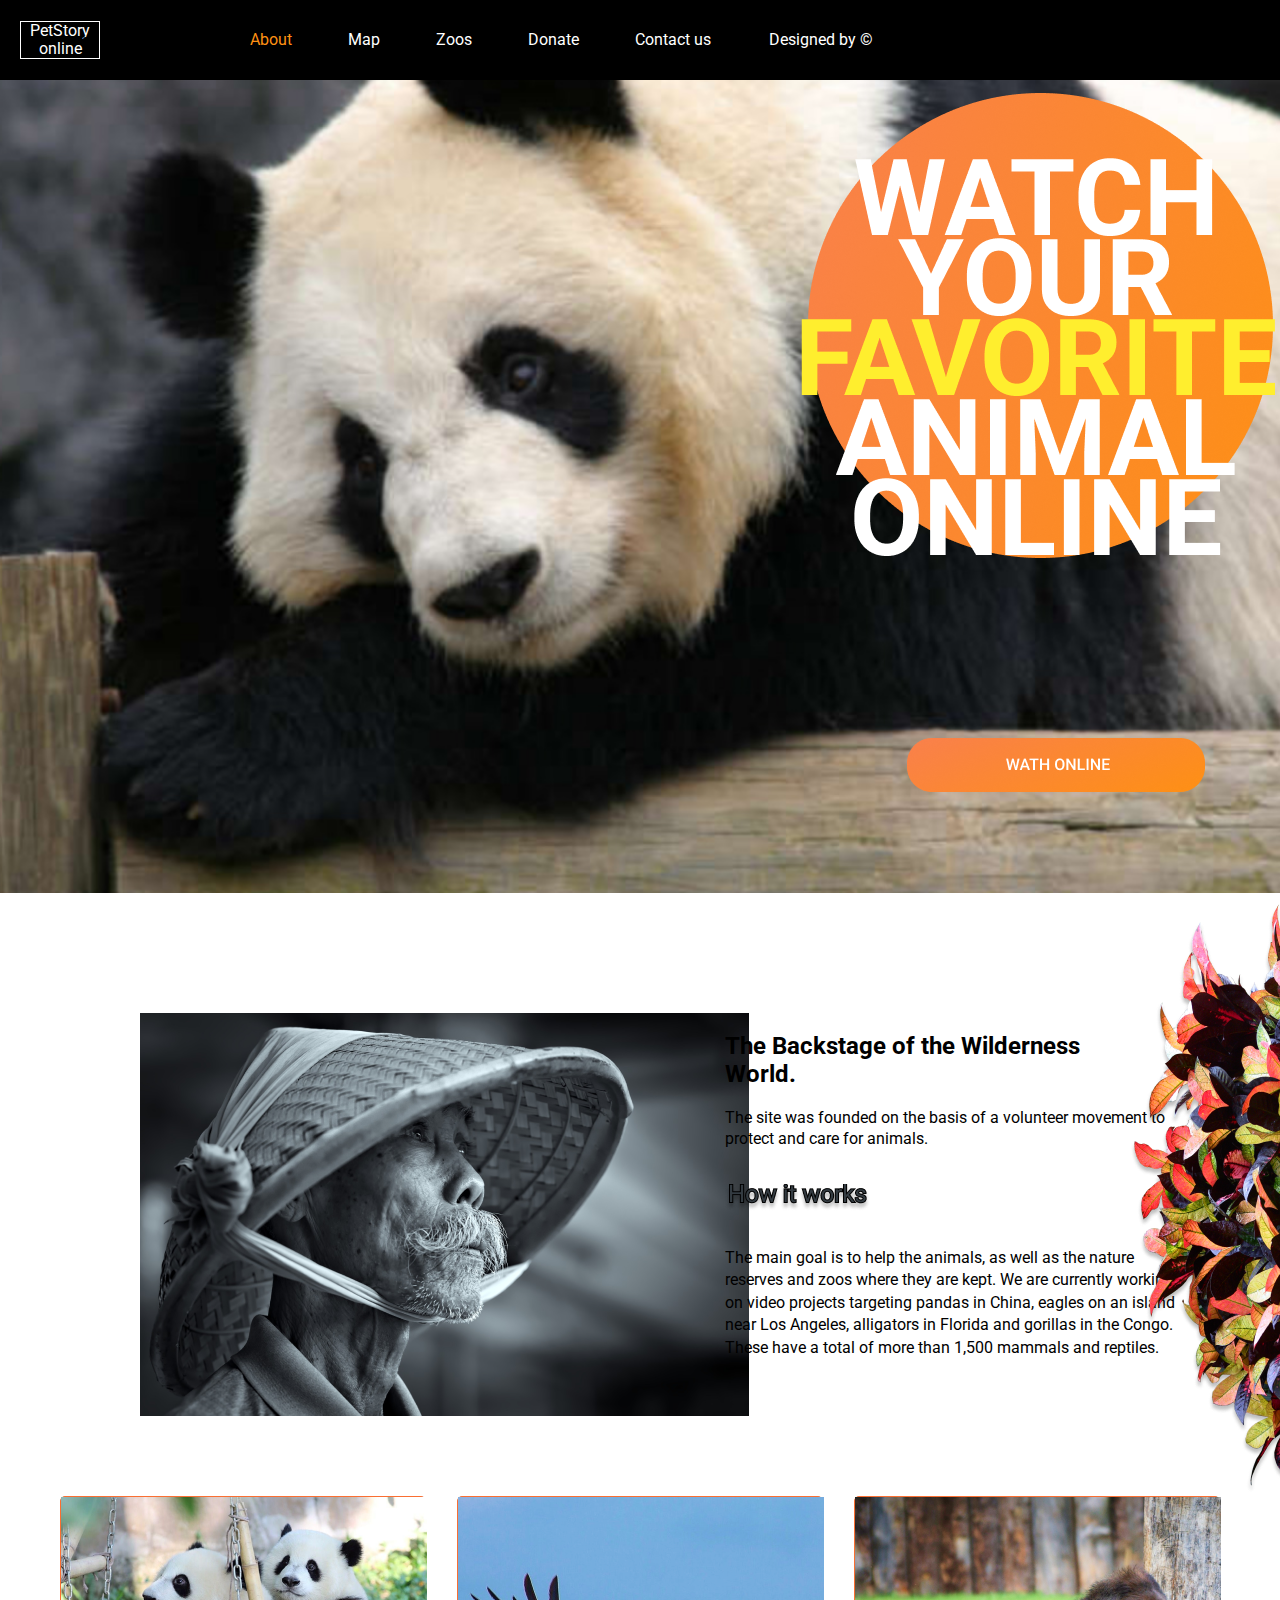
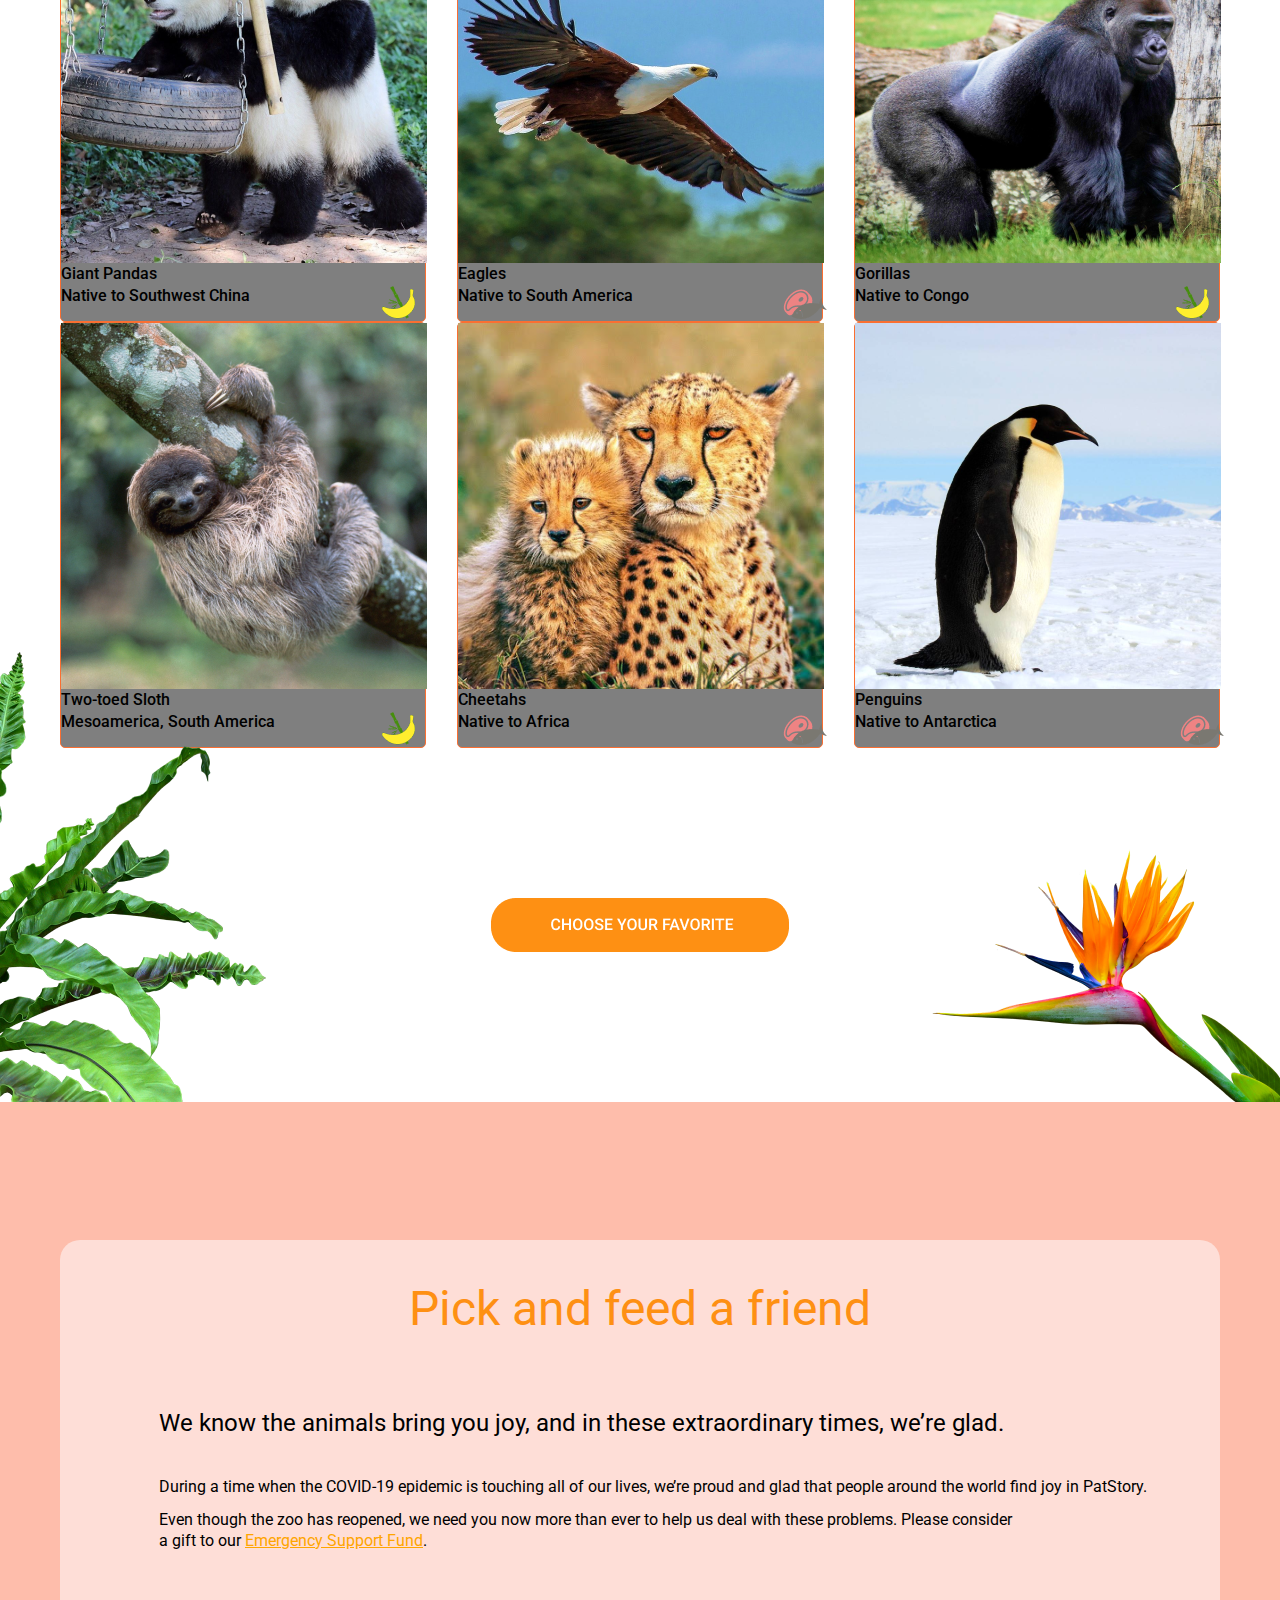
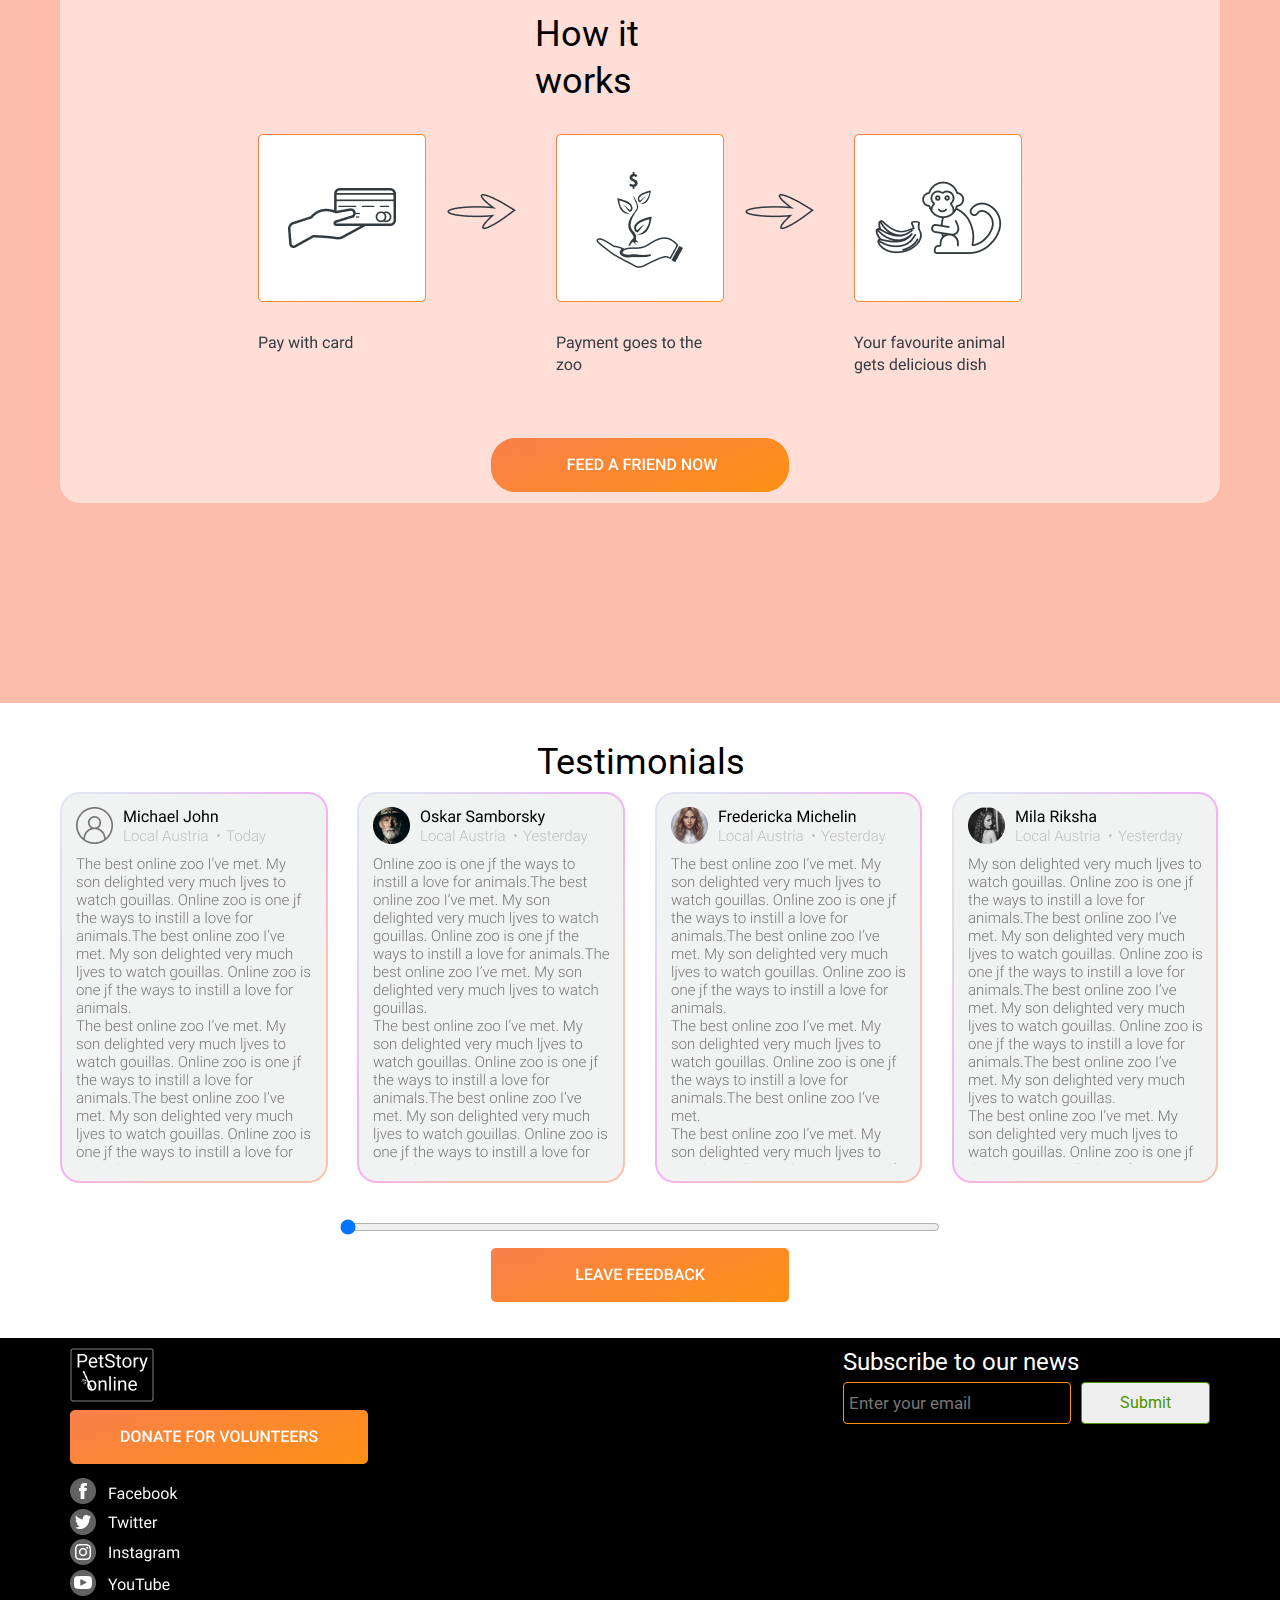
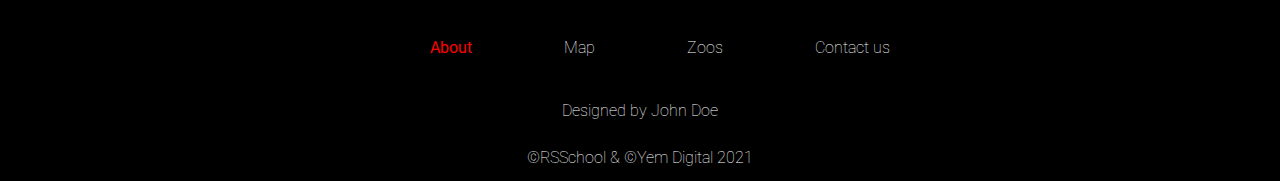
<file: index.html>
<!DOCTYPE html>
<html lang="en">
<head>
    <meta charset="UTF-8">
    <meta http-equiv="X-UA-Compatible" content="IE=edge">
    <meta name="viewport" content="width=device-width, initial-scale=1.0">
    <title>ONLINE-ZOO</title>
    <link rel="preconnect" href="https://fonts.googleapis.com">
    <link rel="preconnect" href="https://fonts.gstatic.com" crossorigin>
    <link href="https://fonts.googleapis.com/css2?family=Nunito:wght@400;700&family=Roboto:wght@300;400;500;700&display=swap"
          rel="stylesheet">
    <link rel="stylesheet" href="normalize.css">
    <link rel="stylesheet" href="style.css">
</head>
<body>
<div class="main_wrapper">
    <header class="header">
        <div class="header_wrapper">
            <div class="header_wrapper_nav">
                <div class="header_logo">
                    <h1 class='visually-hidden'>PetStory Online</h1>
                    <a class="link_logo" href="#header_link_about" aria-label="PetStory online">
                        <span>PetStory online</span>
                    </a>
                </div>
                <nav class="header_nav">
                    <ul class="header_list">
                        <li class="header_item_about">
                            <a href="../main/index.html" id="header_link_about">About</a>
                        </li>
                        <li class="header_item">
                            <a href="#" class="header_link">Map</a>
                        </li>
                        <li class="header_item">
                            <a href="#" class="header_link">Zoos</a>
                        </li>
                        <li class="header_item">
                            <a href="../donate/#" id="header_link_donate">Donate</a>
                        </li>
                        <li class="header_item">
                            <a href="#" class="header_link">Contact us</a>
                        </li>
                    </ul>
                </nav>
                <div class="design">
                    <a href="https://www.figma.com/file/jfEFwkXVj1WRq7sUHDr8os/PetStory-online"
                       class="credentials__item-link">Designed by ©</a>
                </div>
            </div>
        </div>
    </header>
    <section class="fav_animal">
        <div class="fav_animal_container">
            <div class="circle">
                <img src="assets/icons/Ellipse 6.png" alt="There must be ellipse">
            </div>
            <div class="text_watch_your">
                <img src="assets/images/Watch your favorite animal online.png"
                     alt="Watch your favourite animal on-line">
            </div>
            <div class="btn_watch">
                <a class="btn_watch" href="#"><img src="assets/icons/watch_online.png" alt="watch_online"></a></div>
        </div>
    </section>
    <section class="backstage">
        <div class="backstage_wrapper">
            <div class="bamboo_cap">
                <img src="assets/images/bamboo-cap.png" alt="Bamboo cap picture">
            </div>
            <div class="backstage_text">
                <h2 class="backstage">The Backstage of the Wilderness World.</h2>
                <div class="text">The site was founded on the basis of a volunteer movement to protect and care for
                    animals.
                </div>
                <div class="how_it_works"><img src="assets/icons/How it works.png" alt="How it works"></div>
                <div class="text-2">The main goal is to help the animals, as well as the nature reserves and zoos where
                    they are kept. We are currently working on video projects targeting pandas in China, eagles on an
                    island near Los Angeles, alligators in Florida and gorillas in the Congo. These have a total of more
                    than 1,500 mammals and reptiles.
                </div>
            </div>
        </div>
        <div class="flower">
            <img src="assets/images/flower_foto1.png" alt="flower">
        </div>
    </section>
    <section class="pets_block">
        <div class="outer_wrapper">
            <div class="pets_wrapper">
                <div class="pandas">
                    <a href="#">
                        <div class="panda_img"><img src="assets/images/pandas.png" alt="pandas"></div>
                        <div class="panda_text">Giant Pandas<br>Native to Southwest China<br>
                            <img class="panda_icon" src="assets/icons/banana-bamboo_icon.png" alt="banana-icon">
                    </a>
                </div>
            </div>
            <div class="eagles">
                <a href="#">
                    <div class="eagles_img"><img src="assets/images/eagle.png" alt="eagles"></div>
                    <div class="eagles_text">Eagles<br>Native to South America<br><img class="eagle_icon"
                                                                                       src="assets/icons/meet-fish_icon.png"
                                                                                       alt="meet_and_fish_icon"></div>
                </a>
            </div>
            <div class="gorilla">
                <a href="#">
                    <div class="gorilla_img"><img src="assets/images/gorilla.png" alt="gorillas"></div>
                    <div class="gorilla_text">Gorillas<br>Native to Congo<br><img class="gorilla_icon"
                                                                                  src="assets/icons/banana-bamboo_icon.png"
                                                                                  alt="banana-icon"></div>
                </a>
            </div>
            <div class="sloth">
                <a href="#">
                    <div class="sloth_img"><img src="assets/images/sloth.png" alt="sloth"></div>
                    <div class="sloth_text">Two-toed Sloth<br>Mesoamerica, South America<br><img class="sloth_icon"
                                                                                                 src="assets/icons/banana-bamboo_icon.png"
                                                                                                 alt="banana-icon">
                    </div>
                </a>
            </div>
            <div class="cheetah">
                <a href="#">
                    <div class="cheetah_img"><img src="assets/images/cheetah.png" alt="cheetah"></div>
                    <div class="cheetah_text">Cheetahs<br>Native to Africa<br><img class="cheetah_icon"
                                                                                   src="assets/icons/meet-fish_icon.png"
                                                                                   alt="meet-fish_icon"></div>
                </a>
            </div>
            <div class="penguin">
                <a href="#">
                    <div class="penguin_img"><img src="assets/images/penguin.png" alt="penguin"></div>
                    <div class="penguin_text">Penguins<br>Native to Antarctica<br><img class="penguin_icon"
                                                                                       src="assets/icons/meet-fish_icon.png"
                                                                                       alt="meet-fish_icon"></div>
                </a>
            </div>
            <div class="btn_choose"><a href="#!"><img src="assets/icons/choose.png" alt="choose_button"></a></div>

        </div>
</div>
<div class="palm_foto"><img src="assets/images/palm_foto (1).png" alt="palm_foto"></div>
<div class="strelitzia"><img src="assets/images/strelitzia 1 (1).png" alt="strelitzia"></div>
</section>
<section class="pick_a_friend">
    <div class="pick_inner">
        <h2 class="pick_h2">Pick and feed a friend</h2>
        <div class="pick_sub">We know the animals bring you joy, and in these extraordinary times, we’re glad.</div>
        <div class="pick_text_1">During a time when the COVID-19 epidemic is touching all of our lives, we’re proud and
            glad that people around the world find joy in PatStory.
        </div>
        <div class="pick_text_2">Even though the zoo has reopened, we need you now more than ever to help us deal with
            these problems. Please consider a gift to our <a class="emergency" href="../donate/#">Emergency Support
                Fund</a>.
        </div>
        <h3 class="how_work">How it works</h3>
        <div class="pick_icons">
            <div class="img_pay"><img src="assets/icons/pay_with_card.png" alt="pay_with_card"></div>
            <div class="arrow1"><img src="assets/icons/Vector.png" alt="arrow1"></div>
            <div class="img_payment_goes"><img src="assets/icons/payment_goes.png" alt="pay_goes"></div>
            <div class="arrow2"><img src="assets/icons/Vector.png" alt="arrow1"></div>
            <div class="gets_delicious_food"><img src="assets/icons/gets_delishious_dish.png" alt="gets_delicious_food">
            </div>
            <div class="btn_wrapper">
                <a class="button" href="../donate/#"><img src="assets/icons/btn_feed.png" alt="feed"></a></div>
        </div>
    </div>
</section>
<section class="testimonials">
    <div class="testimonial_wrapper">
        <h3 class="testim_header">Testimonials</h3>
        <div class="test_cards_wrapper">
            <div class="testim_img_Jon"><img src="assets/icons/testimonials_John.png" alt="testim_img_Jon"></div>
            <div class="testim_img_Oscar"><img src="assets/icons/testimonials_Oscar.png" alt="testim_img_Oscar"></div>
            <div class="testim_img_Fredericka"><img src="assets/icons/testimonials_Fredericka.png"
                                                    alt="testim_img_Fredericka"></div>
            <div class="testim_img_Mila"><img src="assets/icons/testimonials_Mila.png" alt="testim_img_Mila"></div>
            <div class="slider"><input type="range" value="1" min="1" max="10" class='slider'></div>
        </div>
        <a class="button" href="#"><img src="assets/icons/leave_feedback_btn.png" alt="feedback"></a>
    </div>
</section>
<section class="footer">
    <div class="footer-content">
        <div class="footer-col">
            <div class="logo_footer">
                <a href="#header_link_about"><img src="assets/icons/logo_footer.png" alt="footer_logo"></a>
            </div>
            <a class="btn_donate" href="../donate/#">
                <img src="assets/icons/donate_for_vol.png" alt="donate_for_vol">
            </a>
            <div class="soc_media">
                <a href="https://www.facebook.com/index.php"><img
                        src="assets/icons/facebook.png" alt="facebook"></a>
                <a href="twitter.com"><img src="assets/icons/twitter.png"
                                           alt="twitter"></a>
                <a href="www.instagram.com/Instagram"><img
                        src="assets/icons/instagram.png" alt="instagram"></a>
                <a href="https://www.youtube.com/"><img
                        src="assets/icons/youtube.png" alt="youtube"></a>
            </div>
        </div>
        <div class="footer-col">
            <label id="subscribe" class="subscribe" for="email">Subscribe to our news</label>
            <form class="form-subscription">
                <input aria-labelledby="subscribe" id="email" type="email" placeholder="Enter your email"
                       class="form-subscription-input" autocomplete="off" required>
                <button class="send_btn"><a class="btn_submit" href="#">Submit</a></button>
            </form>
        </div>
    </div>
    <!--<div class="btn_vol">-->

    <div class="footer_nav_menu">
        <ul class="menu_footer">
            <li class="menu_footer_item_about">About</li>
            <li class="menu_footer_item">
                <a href="#!" class="footer_nav">Map</a>
            </li>
            <li class="menu_footer_item">
                <a href="#!" class="footer_nav">Zoos</a>
            </li>
            <li class="menu_footer_item">
                <a href="#!" class="footer_nav">Contact us</a>
            </li>
        </ul>
    </div>

    <div class="sign">Designed by John Doe</div>
    <div class="sign">©RSSchool & ©Yem Digital 2021</div>

</section>
</div>

</body>
</html>
</file>
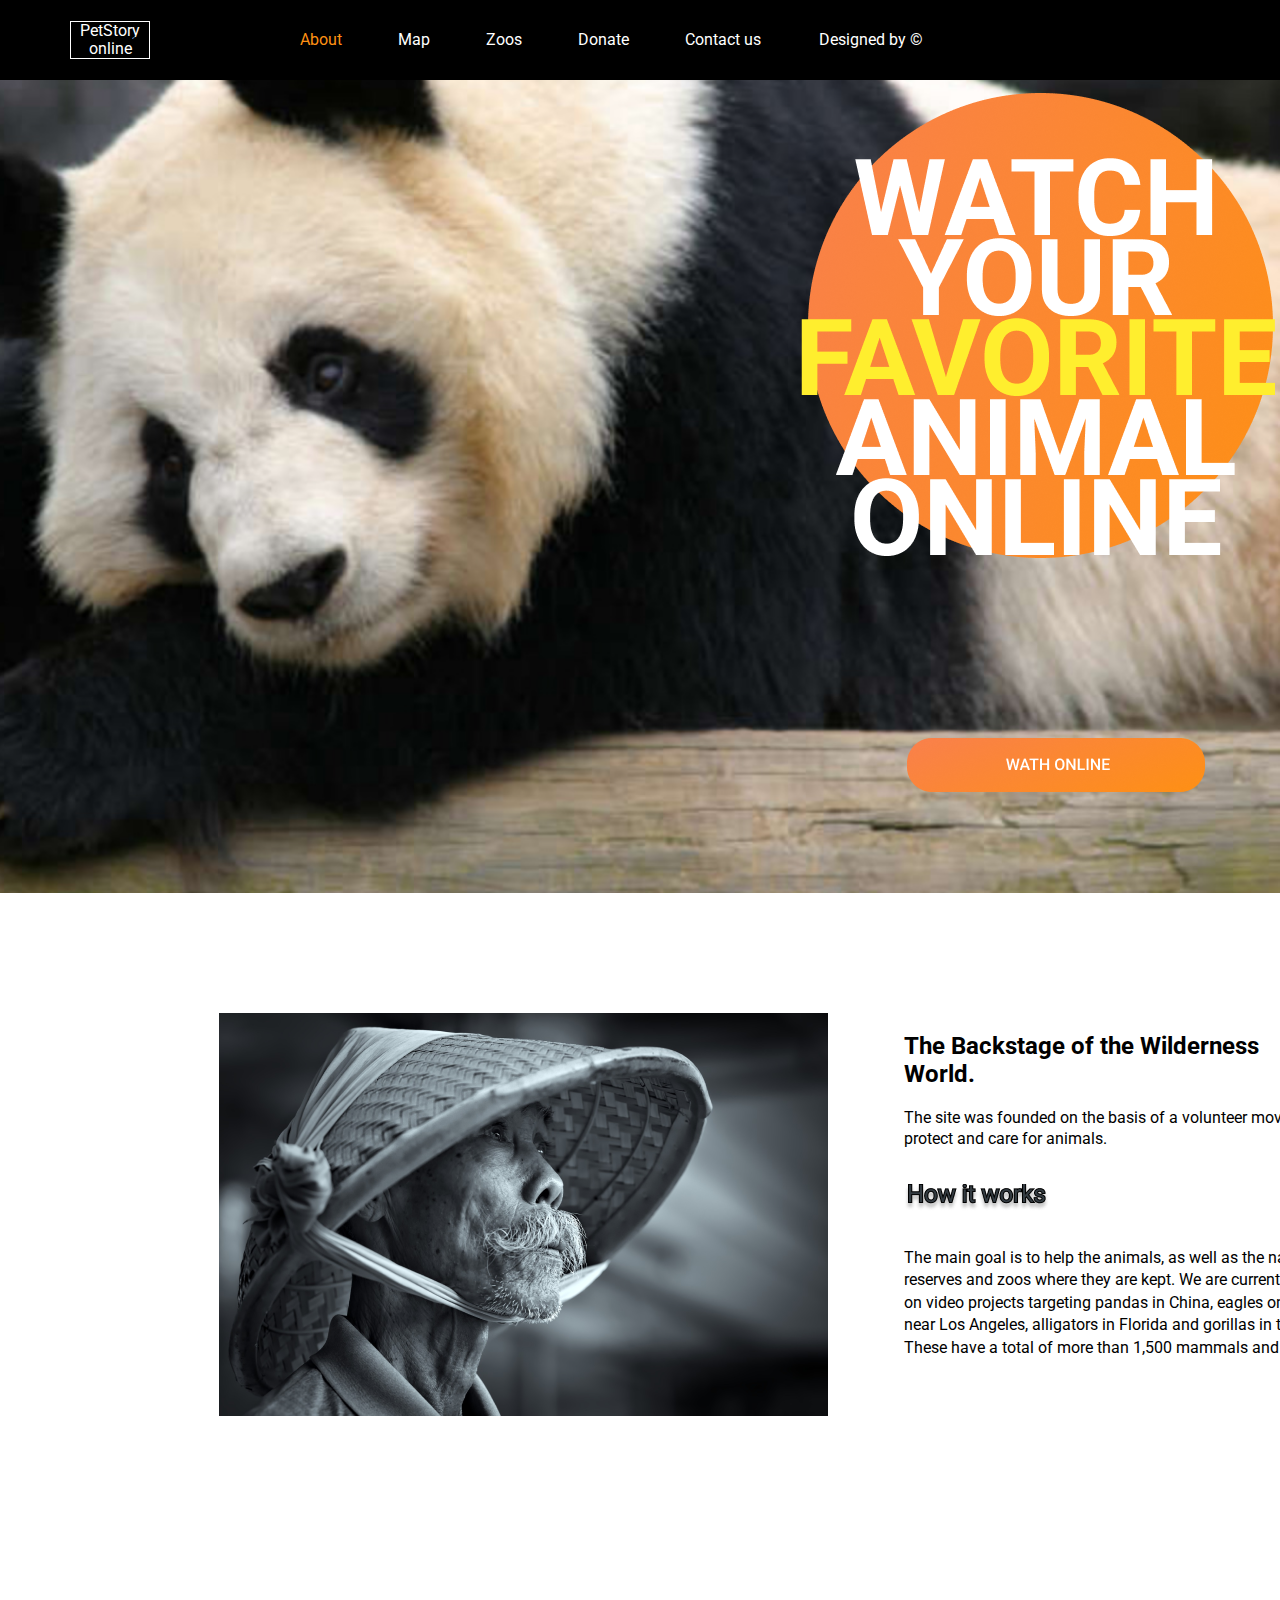
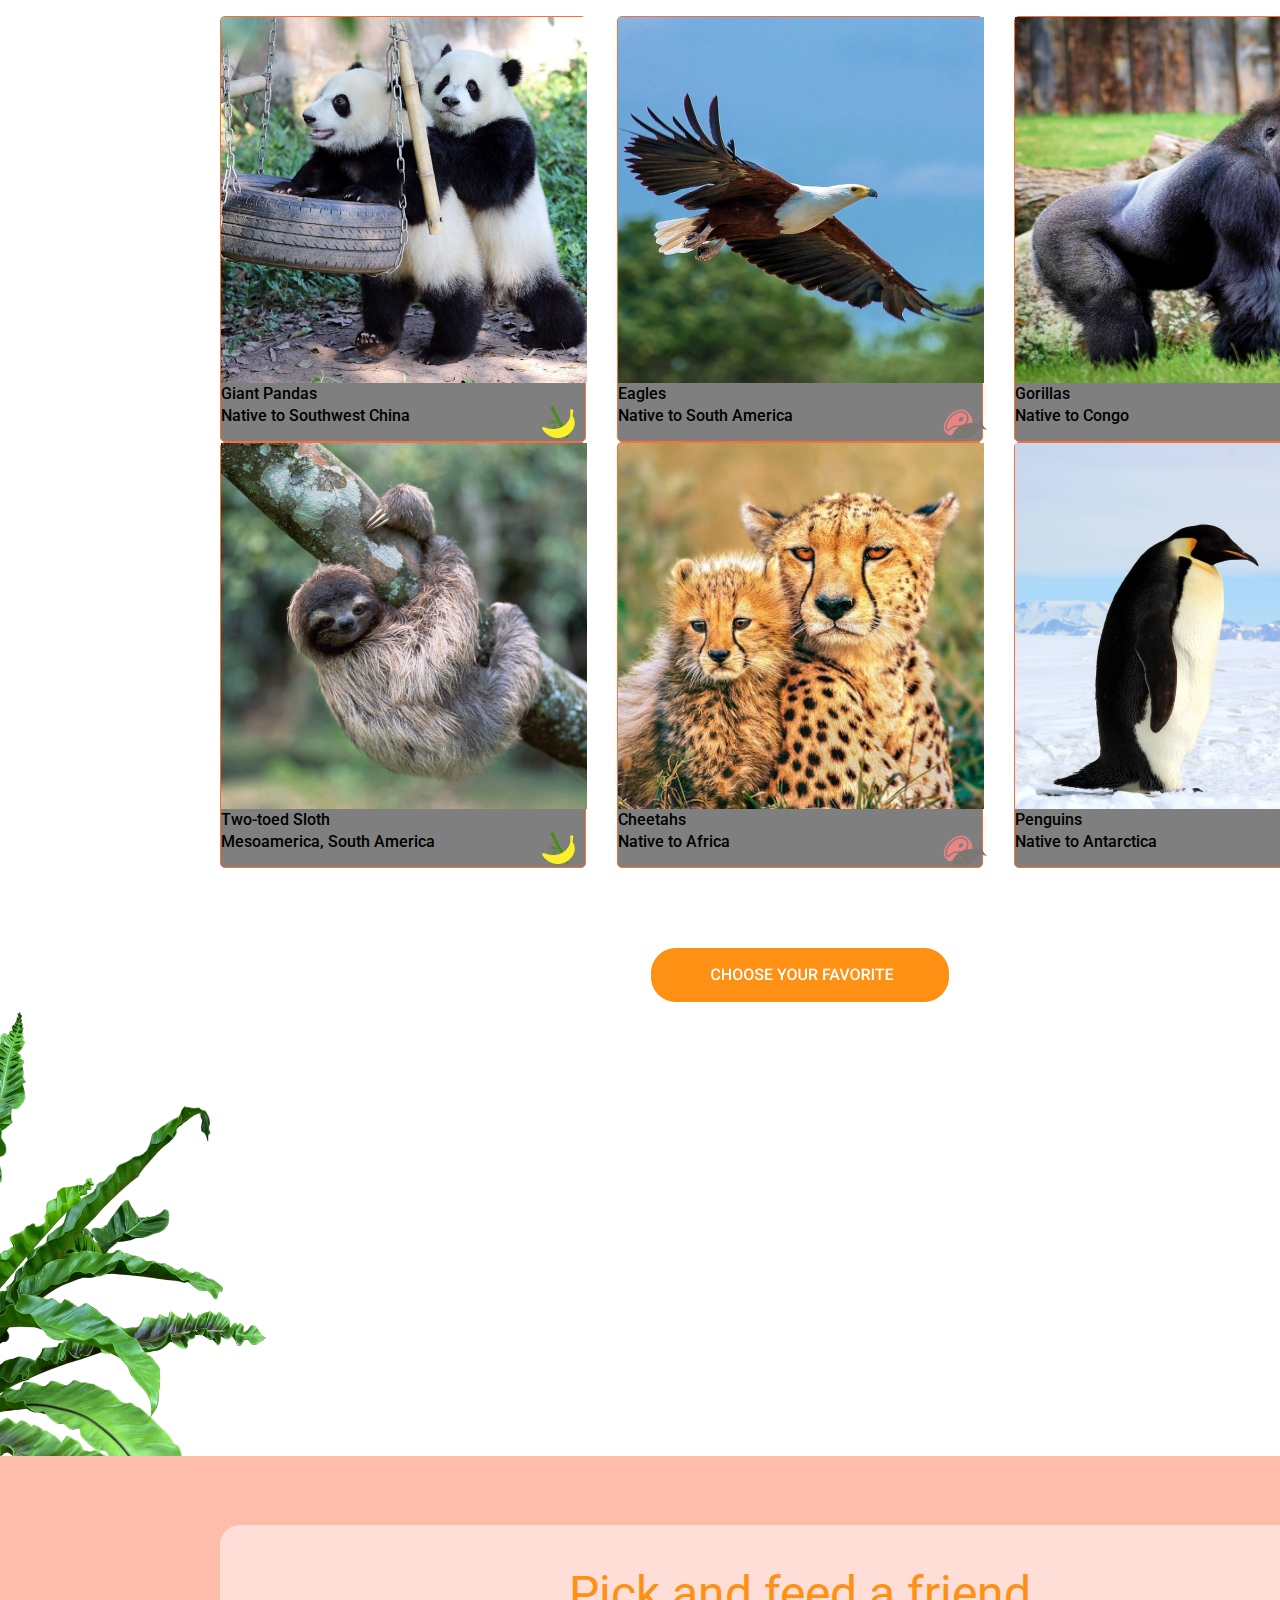
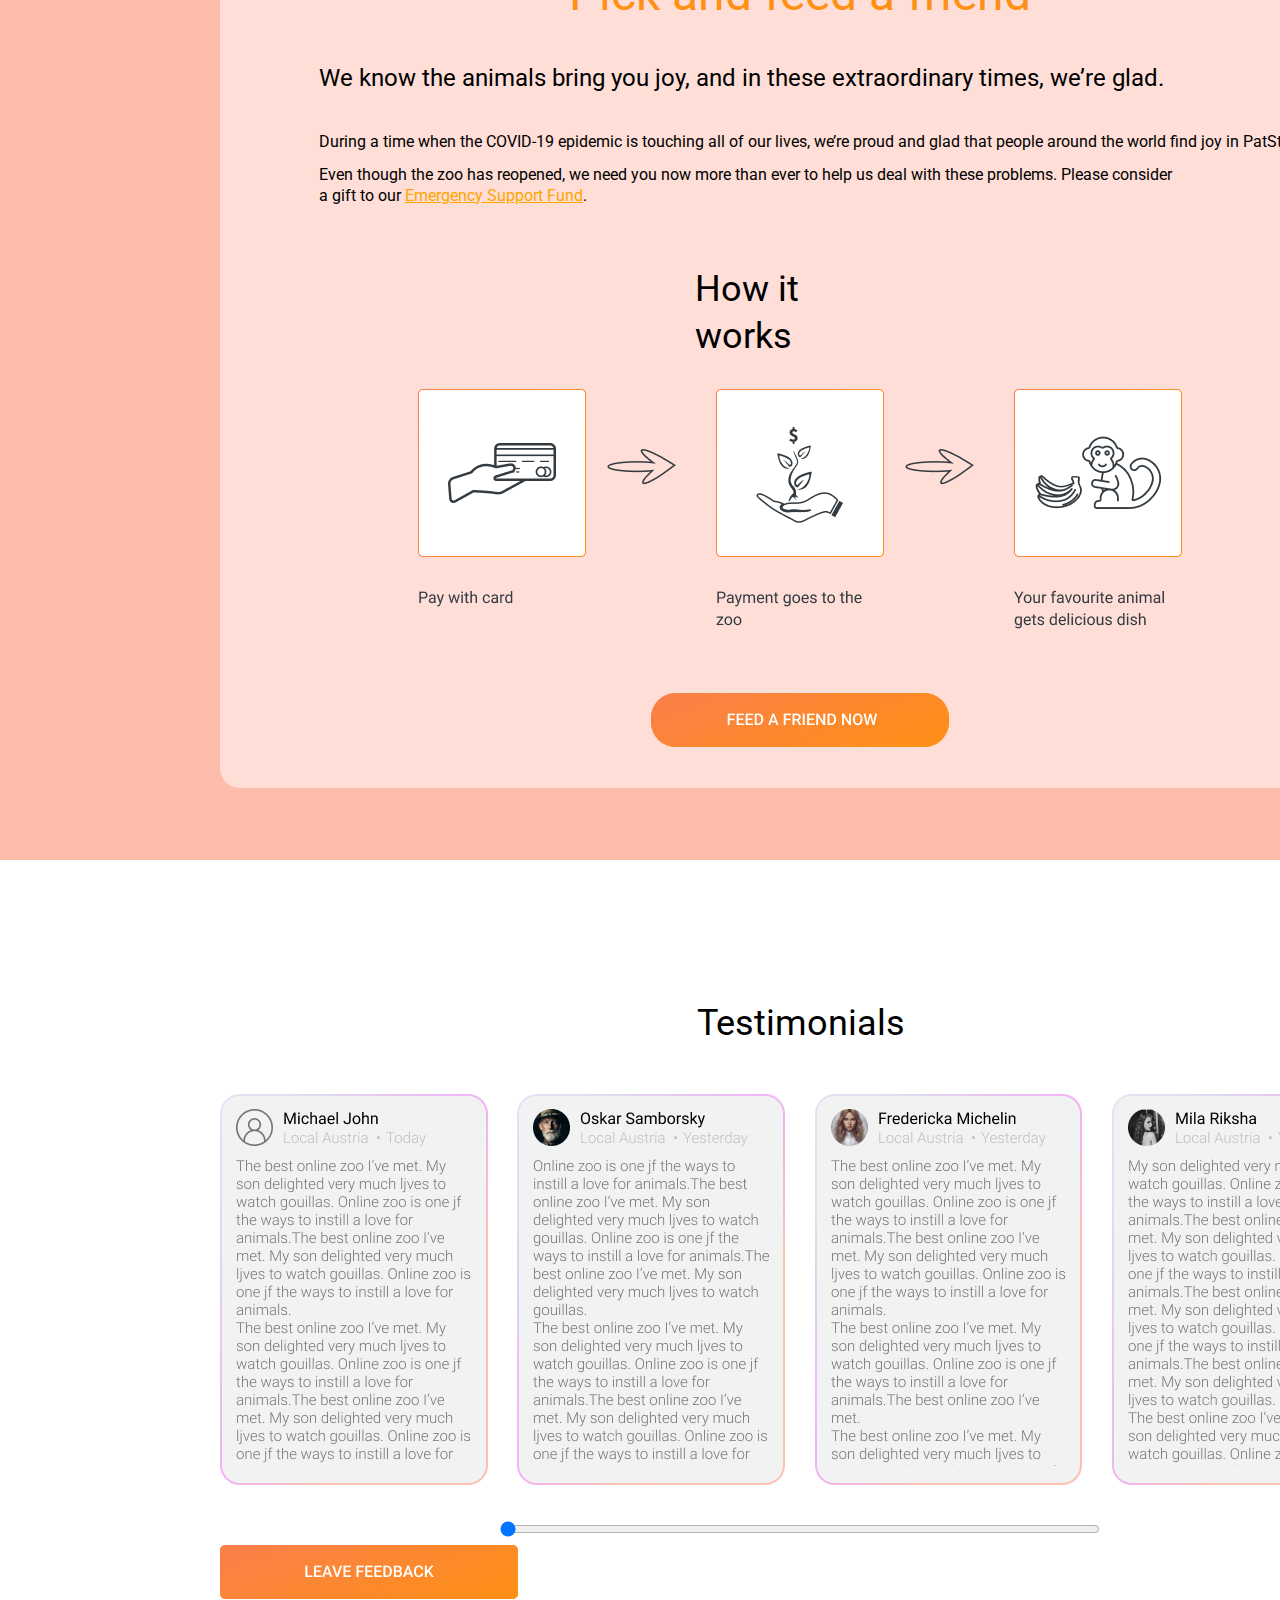
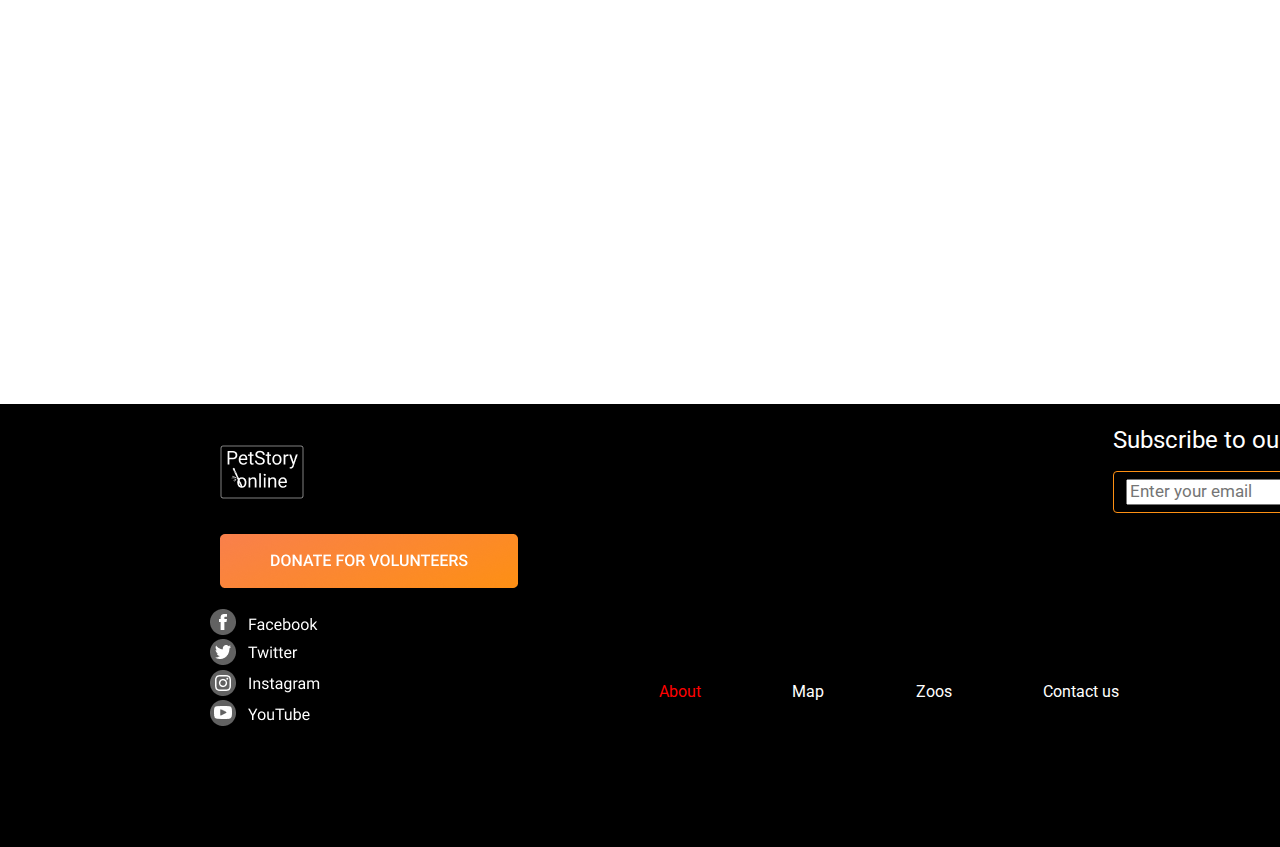
<file: pages/main/index.html>
<!DOCTYPE html>
<html lang="en">
<head>
	<meta charset="UTF-8">
	<meta http-equiv="X-UA-Compatible" content="IE=edge">
	<meta name="viewport" content="width=device-width, initial-scale=1.0">
	<title>ONLINE-ZOO</title>
	<link rel="preconnect" href="https://fonts.googleapis.com">
	<link rel="preconnect" href="https://fonts.gstatic.com" crossorigin>
	<link href="https://fonts.googleapis.com/css2?family=Nunito:wght@400;700&family=Roboto:wght@300;400;500;700&display=swap" rel="stylesheet">
	<link rel="stylesheet" href="normalize.css">
	<link rel="stylesheet" href="style.css">
</head>
<body>
	<div class="main_wrapper">
		<header class="header">
			<div class="header_wrapper">
				<div class="header_wrapper_nav">
					<div class="header_logo">
						<h1 class='visually-hidden'>PetStory Online</h1>
						<a class="link_logo" href="#header_link_about" aria-label="PetStory online">
							<span>PetStory online</span>
						</a>
					</div>
			<nav class="header_nav">
				<ul class="header_list">
					<li class="header_item_about">
						<a href="../main/index.html" id="header_link_about">About</a>
					</li>
					<li class="header_item">
						<a href="#" class="header_link">Map</a>
					</li>
					<li class="header_item">
						<a href="#" class="header_link">Zoos</a>
					</li>
					<li class="header_item">
						<a href="../donate/#" id="header_link_donate">Donate</a>
					</li>
					<li class="header_item">
						<a href="#" class="header_link">Contact us</a>
					</li>
				</ul>
			</nav>
			<div class="design">
				<a href="https://www.figma.com/file/jfEFwkXVj1WRq7sUHDr8os/PetStory-online" class="credentials__item-link">Designed by ©</a>
			</div>
				</div>
		</div>
	</header>
		<section class="fav_animal">
			<div class="fav_animal_container">
			<div class="circle">
				<img src="../../assets/icons/Ellipse 6.png" alt="There must be ellipse">
			</div>
			<div class="text_watch_your">
				<img src="../../assets/images/Watch your favorite animal online.png" alt="Watch your favourite animal on-line">
			</div>
				<div class="btn_watch">
					<a class="btn_watch" href="#"><img src="../../assets/icons/watch_online.png" alt="watch_online"></a></div>
			</div>
				</section>
		<section class="backstage">
				<div class="backstage_wrapper">
					<div class="bamboo_cap">
						<img src="../../assets/images/bamboo-cap.png" alt="Bamboo cap picture">
					</div>
					<div class="backstage_text">
							<h2 class="backstage">The Backstage of the Wilderness World.</h2>
							<div class="text">The site was founded on the basis of a volunteer movement to protect and care for animals.</div>
							<div class="how_it_works"><img src="../../assets/icons/How it works.png" alt="How it works"></div>
							<div class="text-2">The main goal is to help the animals, as well as the nature reserves and zoos where they are kept. We are currently working on video projects targeting pandas in China, eagles on an island near Los Angeles, alligators in Florida and gorillas in the Congo. These have a total of more than 1,500 mammals and reptiles.</div>
					</div>
					<div class="flower">
						<img src="../../assets/images/flower_foto1.png" alt="flower">
					</div>
				</div>
		</section>
		<section class="pets_block">
				<div class="outer_wrapper">
					<div class="pets_wrapper">
						<div class="pandas">
							<a href="#"><div class="panda_img"><img src="../../assets/images/pandas.png" alt="pandas"></div>
							<div class="panda_text">Giant Pandas<br>Native to Southwest China<br>
								<img class="panda_icon" src="../../assets/icons/banana-bamboo_icon.png" alt="banana-icon"></a>
							</div>
						</div>
						<div class="eagles">
							<a href="#"><div class="eagles_img"><img src="../../assets/images/eagle.png" alt="eagles"></div>
							<div class="eagles_text">Eagles<br>Native to South America<br><img class="eagle_icon" src="../../assets/icons/meet-fish_icon.png" alt="meet_and_fish_icon"></div></a>
						</div>
						<div class="gorilla">
							<a href="#"><div class="gorilla_img"><img src="../../assets/images/gorilla.png" alt="gorillas"></div>
							<div class="gorilla_text">Gorillas<br>Native to Congo<br><img class="gorilla_icon" src="../../assets/icons/banana-bamboo_icon.png" alt="banana-icon"></div></a>
						</div>
						<div class="sloth">
							<a href="#"><div class="sloth_img"><img src="../../assets/images/sloth.png" alt="sloth"></div>
							<div class="sloth_text">Two-toed Sloth<br>Mesoamerica, South America<br><img class="sloth_icon" src="../../assets/icons/banana-bamboo_icon.png" alt="banana-icon"></div></a>
						</div>
						<div class="cheetah">
							<a href="#"><div class="cheetah_img"><img src="../../assets/images/cheetah.png" alt="cheetah"></div>
							<div class="cheetah_text">Cheetahs<br>Native to Africa<br><img class="cheetah_icon" src="../../assets/icons/meet-fish_icon.png" alt="meet-fish_icon"></div></a>
						</div>
						<div class="penguin">
							<a href="#"><div class="penguin_img"><img src="../../assets/images/penguin.png" alt="penguin"></div>
							<div class="penguin_text">Penguins<br>Native to Antarctica<br><img class="penguin_icon" src="../../assets/icons/meet-fish_icon.png" alt="meet-fish_icon"></div></a>
						</div>
					</div>
					<div class="btn_choose"><a href="#!"><img src="../../assets/icons/choose.png"alt="choose_button"></a></div>
					</div>
					<div class="palm_foto"><img src="../../assets/images/palm_foto (1).png" alt="palm_foto"></div>
					<div class="strelitzia"><img src="../../assets/images/strelitzia 1 (1).png" alt="strelitzia"></div>
		</section>
		<section class="pick_a_friend">
			<div class="pick_inner">
				<h2 class="pick_h2">Pick and feed a friend</h2>
				<div class="pick_sub">We know the animals bring you joy, and in these extraordinary times, we’re glad.</div>
				<div class="pick_text_1">During a time when the COVID-19 epidemic is touching all of our lives, we’re proud and glad that people around the world find joy in PatStory.</div>
				<div class="pick_text_2">Even though the zoo has reopened, we need you now more than ever to help us deal with these problems. Please consider a gift to our <a class="emergency" href="../donate/#">Emergency Support Fund</a>.</div>
				<h3 class="how_work">How it works</h3>
				<div class="pick_icons">
					<div class="img_pay"><img src="../../assets/icons/pay_with_card.png" alt="pay_with_card"></div>
					<div class="arrow1"><img src="../../assets/icons/Vector.png" alt="arrow1"></div>
					<div class="img_payment_goes"><img src="../../assets/icons/payment_goes.png" alt="pay_goes"></div>
					<div class="arrow2"><img src="../../assets/icons/Vector.png" alt="arrow1"></div>
					<div class="gets_delicious_food"><img src="../../assets/icons/gets_delishious_dish.png" alt="gets_delicious_food"></div>
					<div class="btn_wrapper">
					<a class="button" href="../donate/#"><img src="../../assets/icons/btn_feed.png" alt="feed"></a></div>
				</div>
			</div>
		</section>
		<section class="testimonials">
			<div class="testimonial_wrapper">
				<h3 class="testim_header">Testimonials</h3>
				<div class="test_cards_wrapper">
					<div class="testim_img_Jon"><img src="../../assets/icons/testimonials_John.png" alt="testim_img_Jon"></div>
					<div class="testim_img_Oscar"><img src="../../assets/icons/testimonials_Oscar.png" alt="testim_img_Oscar"></div>
					<div class="testim_img_Fredericka"><img src="../../assets/icons/testimonials_Fredericka.png" alt="testim_img_Fredericka"></div>
					<div class="testim_img_Mila"><img src="../../assets/icons/testimonials_Mila.png" alt="testim_img_Mila"></div>
					<div class="slider"><input type="range" value="1" min="1" max="10" class='slider'></div>
				</div>
				<a class="button" href="#"><img src="../../assets/icons/leave_feedback_btn.png" alt="feedback"></a></div>
				<div class="leave"><img src="../../assets/images/leav_foto.png" alt="leave"></div>
		</section>
		<section class="footer">
			<div class="logo_footer"><a href="#header_link_about"><img src="../../assets/icons/logo_footer.png" alt="footer_logo"></a></div>
			<label><div class="subscribe">Subscribe to our news</div></label>
			<form class="form-subscription">
				<input id="email" type="email" placeholder="Enter your email"
					class="input" autocomplete="off" required>
			</form>
			<button class="send_btn"><a class="btn_submit" href="#">Submit</a></button>
			<div class="btn_vol">
			<a class="btn_donate" href="../donate/#"><img src="../../assets/icons/donate_for_vol.png" alt="donate_for_vol"></a></div>
			<div class="soc_media">
				<ul class="soc_med">
					<li class="soc_med_item_facebook"><a href="https://www.facebook.com/index.php"><img src="../../assets/icons/facebook.png" alt="facebook"></a></li>
					<li class="soc_med_item_twitter"><a href="www.twitter.com"><img src="../../assets/icons/twitter.png" alt="twitter"></a></li>
					<li class="soc_med_item_instagram"><a href="www.instagram.comInstagram"><img src="../../assets/icons/instagram.png" alt="instagram"></a></li>
					<li class="soc_med_item_youtube"><a href="https://www.youtube.com/"><img src="../../assets/icons/youtube.png" alt="youtube"></a></li>
				</ul>
			</div>
			<div class="foooter_nav_menu">
				<ul class ="menu_footer">
					<li class="menu_footer_item_about">About</li>
					<li class="menu_footer_item">
						<a href="#!" class="footer_nav">Map</a>
					</li>
					<li class="menu_footer_item">
						<a href="#!" class="footer_nav">Zoos</a>
					</li>
					<li class="menu_footer_item">
						<a href="#!" class="footer_nav">Contact us</a>
					</li>
				</ul>
			</div>
				<div class="alisa">Designed by Alisa Samborskaya</div>
				<div class="yem_digital">©RSSchool & ©Yem Digital 2021</div>
		</section>
	</div>

</body>
</html>
</file>
<file: style.css>
* {
    box-sizing: border-box;
}

.main_wrapper {
    min-width: 100%;
    box-sizing: border-box;
}

body {
    font-family: Roboto, sans-serif;
    min-width: 100%;
}

section {
    display: block;
}

div {
    display: block;
}

.header_wrapper {
    background-color: black;
    display: flex;
    flex-wrap: wrap;
    height: 80px;
    margin: 0 auto 0;
    min-width: 100%;
}

.header_wrapper--wide {
    max-width: 1600px;
}

.header {
    margin: 0 auto;
    display: block;
    background-color: black;
}

.header_wrapper_nav {
    display: flex;
    align-items: center;
}

.header .header_wrapper {
    padding-top: 16px;
    padding-bottom: 16px;
}

.header_nav {
    display: flex;
    align-items: center;
}


.header_list {
    display: flex;
    align-items: center;
    flex-wrap: wrap;
    justify-content: space-between;
    margin: 0;
    padding: 0;

}

.header_item {
    display: block;
    color: white;
    margin-left: 50px;
    margin-left: 56px;

}

.header_wrapper a {
    text-decoration: none;
    color: white;
}

.header_logo {
    display: block;
    max-width: 80px;
    min-width: 80px;
    text-align: center;
    border: 1px solid white;
    margin-left: 20px;
}

h1 {
    position: absolute;
    width: 1px;
    height: 1px;
    margin: -1px;
    padding: 0;
    overflow: hidden;
}

.design {
    display: block;
    margin-right: 180px;
    margin-left: 58px;
}

.header_list #header_link_about {
    color: #FE9013;
    list-style: none;
    margin-left: 150px;
}


.fav_animal {
    background: url(assets/images/Giant\ Panda.png) no-repeat 50% 50%;
    background-size: cover;
    position: relative;
    border: 0px;
    padding: 1px;
    min-width: 100%;

}

.circle {
    width: 465px;
    height: 465px;
    margin-left: 807px;
    margin-top: 12px;
}

.text_watch_your {
    display: block;
    width: 500.31px;
    height: 400px;
    margin-left: 800px;
    margin-top: -400px;
    margin-bottom: 180px;
}

.btn_watch {
    height: 54px;
    width: 298px;
    border-radius: 25px;
    margin-left: 453px;
    margin-bottom: 100px;


}

.backstage {
    min-width: 100%;
    position: relative;
}

.backstage_wrapper {
    width: 1160px;
    height: 403px;
    display: flex;
    justify-content: space-around;
    margin: 0 auto 200px;
    min-width: 100%;
}

.cap_text {
    display: flex;
    justify-content: space-between;
}

.bamboo_cap {
    float: left;
    width: 100px;
    height: 203px;
    display: block;
    padding-top: 120px;
    margin-right: 60px;
    /*padding-left: 219px;*/
}

.backstage_text {
    margin-left: 60px;
    display: block;
    width: 500px;
    height: 403px;
    float: right;
    margin-top: 120px;
    margin-bottom: 600px;
    padding-left: 85px;
}

h2 .backstage {
    font-weight: 400px;
    width: 465px;
    height: 116px;
    font-size: 48px;
    margin-bottom: -30px;
    line-height: 57.6px;
    margin-top: 100px;
}

.text {
    font-weight: 400px;
    font-size: 16px;
    line-height: 20.8px;
    margin-bottom: 34px;
    width: 465px;
    height: 42px;
    line-height: 20.8px;
}

.how_it_works {
    margin-bottom: 34px;
    width: 217px;
    height: 29px;
    font-weight: 400px;
    font-size: 24px;
}

.text-2 {
    width: 465px;
    height: 105px;
    font-size: 16px;
    font-weight: 400px;
    line-height: 22.4px;
}

.flower {
    height: 605px;
    width: 151px;
    position: absolute;
    right: 0;
    bottom: -50%;
}

.pets_block {
    margin-top: 69px;
    min-width: 100%;
    position: relative;
}

.pets_wrapper {
    top: 220px;
    width: 1160px;
    height: 100%;
    display: flex;
    flex-wrap: wrap;
    flex-direction: row;
    justify-content: space-between;
    align-items: center;
    margin: auto;
}

.pandas {
    height: 426px;
    width: 366px;
    left: 0px;
    top: 446px;
    border-radius: 5px;
    border: 1px solid #FA6F32;
    background-color: rgba(0, 0, 0, 0.5);
}

.pandas a {
    text-decoration: none;
    color: black;
}

.panda_img {
    height: 366px;
    width: 366px;
    transition: 0.5s;
}

.panda_img:hover {
    transform: scale(1.1);
}

.panda_text {
    font-size: 16px;
    font-weight: 500;
    line-height: 22px;
    text-align: left;
    height: 22px;
    width: 294px;
    transition: 1s;
}

.panda_text:hover {
    transform: scale(1.1);
}

.panda_icon {
    margin-left: 321px;
    margin-top: -110px;


}

.eagles {
    height: 426px;
    width: 366px;
    left: 0px;
    top: 446px;
    border-radius: 5px;
    border: 1px solid #FA6F32;
    background-color: rgba(0, 0, 0, 0.5);
}

.eagles a {
    text-decoration: none;
    color: black;
}

.eagles_img {
    height: 366px;
    width: 366px;
    transition: 0.5s;

}

.eagles_img:hover {
    transform: scale(1.1);
}

.eagles_text {
    font-size: 16px;
    font-weight: 500;
    line-height: 22px;
    text-align: left;
    height: 22px;
    width: 294px;
    transition: 1s;
}

.eagles_text:hover {
    transform: scale(1.1);
}

.eagle_icon {
    margin-left: 321px;
    margin-top: -120px;
}

.gorilla {
    height: 426px;
    width: 366px;
    left: 0px;
    top: 446px;
    border-radius: 5px;
    border: 1px solid #FA6F32;
    background-color: rgba(0, 0, 0, 0.5);
}

.gorilla a {
    text-decoration: none;
    color: black;
}

.gorilla_img {
    height: 366px;
    width: 366px;
    transition: 0.5s;
}

.gorilla_img:hover {
    transform: scale(1.1);
}

.gorilla_text {
    font-size: 16px;
    font-weight: 500;
    line-height: 22px;
    text-align: left;
    height: 22px;
    width: 294px;
    transition: 1s;
}

.gorilla_text:hover {
    transform: scale(1.1);
}

.gorilla_icon {
    margin-left: 321px;
    margin-top: -100px;
}

.sloth {
    height: 426px;
    width: 366px;
    left: 0px;
    top: 446px;
    border-radius: 5px;
    border: 1px solid #FA6F32;
    background-color: rgba(0, 0, 0, 0.5);
}

.sloth a {
    text-decoration: none;
    color: black;
}

.sloth_img {
    height: 366px;
    width: 366px;
    transition: 0.5s;
}

.sloth_img:hover {
    transform: scale(1.1);
}

.sloth_text {
    font-size: 16px;
    font-weight: 500;
    line-height: 22px;
    text-align: left;
    height: 22px;
    width: 294px;
    transition: 1s;
}

.sloth_text:hover {
    transform: scale(1.1);
}

.sloth_icon {
    margin-left: 321px;
    margin-top: -100px;
}

.cheetah {
    height: 426px;
    width: 366px;
    left: 0px;
    top: 446px;
    border-radius: 5px;
    border: 1px solid #FA6F32;
    background-color: rgba(0, 0, 0, 0.5);

}

.cheetah a {
    text-decoration: none;
    color: black;
}

.cheetah_img {
    height: 366px;
    width: 366px;
    transition: 0.5s;
}

.cheetah_img:hover {
    transform: scale(1.1);
}

.cheetah_text {
    font-size: 16px;
    font-weight: 500;
    line-height: 22px;
    text-align: left;
    height: 22px;
    width: 294px;
    transition: 1s;
}

.cheetah_text:hover {
    transform: scale(1.1);
}

.cheetah_icon {
    margin-left: 321px;
    margin-top: -100px;
}

.penguin {
    height: 426px;
    width: 366px;
    left: 0px;
    top: 446px;
    border-radius: 5px;
    border: 1px solid #FA6F32;
    background-color: rgba(0, 0, 0, 0.5);
}

.penguin a {
    text-decoration: none;
    color: black;
}

.penguin_img {
    height: 366px;
    width: 366px;
    transition: 0.5s;
}

.penguin_img:hover {
    transform: scale(1.1);
}

.penguin_text {
    font-size: 16px;
    font-weight: 500;
    line-height: 22px;
    text-align: left;
    height: 22px;
    width: 294px;
    transition: 1s;
}

.penguin_text:hover {
    transform: scale(1.1);
}


.penguin_icon {
    margin-left: 321px;
    margin-top: -100px;
}

.btn_choose {
    height: 54px;
    width: 298px;
    border-radius: 25px;
    margin: 150px auto 150px;
}

.palm_foto {
    height: 460px;
    width: 880px;
    position: absolute;
    left: 0;
    bottom: 0;
}

.strelitzia {
    height: 275px;
    width: 368px;
    position: absolute;
    right: 0;
    bottom: 0;
}

.arrow_prev {
    height: 62px;
    width: 62px;
    margin-left: 138px;
    margin-top: 583px

}

section.pick_a_friend {
    padding-bottom: 100px;
    padding-top: 69px;
    background-color: #FEBDAB;
    position: relative;
    min-width: 100%;
    margin: auto;
}

.pick_inner {
    display: flex;
    flex-direction: column;
    height: 863px;
    width: 1160px;
    margin: 69px auto 100px;
    border-radius: 20px;
    background-color: rgba(253, 253, 255, 0.52);
}

.pick_h2 {
    font-size: 48px;
    font-weight: 400;
    line-height: 58px;
    letter-spacing: 0em;
    text-align: center;
    color: #FE9013;
    margin-bottom: 41px;
}

.pick_sub {
    font-size: 24px;
    line-height: 29px;
    vertical-align: top;
    margin-left: 99px;
    margin-top: 30px;
}

.pick_text_1 {
    height: 21px;
    width: 1061px;
    margin-left: 99px;
    margin-top: 40px;
    font-size: 16px;
    font-weight: 500px;
}

.pick_text_2 {
    height: 42px;
    width: 863px;
    font-family: Roboto;
    font-size: 16px;
    font-weight: 400;
    line-height: 21px;
    margin-left: 99px;
    margin-top: 10px;
}

.emergency {
    color: orange;
}

.emergency:hover {
    color: blue;
}

.how_work {
    height: 47px;
    width: 209px;
    margin-left: 475px;
    margin-top: 60px;
    font-size: 36px;
    font-weight: 400;
    line-height: 47px;
}

.pick_icons {
    display: flex;
    flex-wrap: wrap;
    flex-direction: row;
    justify-content: space-between;

}

.img_pay {
    display: block;
    height: 244px;
    width: 168px;
    border-radius: 5px;
    margin-left: 198px;
    margin-top: 40px;
}

.arrow1 {
    display: block;
    height: 35.07884979248047px;
    width: 69px;
    margin-top: 100px;
    margin-left: 10px;

}

.img_payment_goes {
    display: block;
    height: 244px;
    width: 168px;
    border-radius: 5px;
    margin-left: 30px;
    margin-top: 40px;
}

.arrow2 {
    display: block;
    height: 35.07884979248047px;
    width: 69px;
    margin-top: 100px;
    margin-left: 10px;
}

.gets_delicious_food {
    display: block;
    height: 244px;
    width: 168px;
    border-radius: 5px;
    margin-left: 30px;
    margin-top: 40px;
    margin-right: 198px;
}

.btn_wrapper {
    height: 54px;
    width: 298px;
    left: 0px;
    top: 0px;
    border-radius: 25px;
    background-color: #FE9013;
    margin-left: 431px;
    margin-top: 60px;


}

.btn_wrapper a {
    text-decoration: none;
    color: white;
    font-size: 16px;
    font-weight: 500;
    line-height: 22px;
    letter-spacing: 0em;
    margin-top: 60px;
    margin-bottom: 57px;
}

.testimonials {
    min-width: 100%;
    margin: 0;
    padding-top: 30px;
    padding-bottom: 30px;
    position: relative;
}

.testimonial_wrapper {
    display: flex;
    margin: auto;
    justify-content: center;
    flex-direction: column;
    height: 575px;
    max-width: 1160px;
}

.testim_header {
    height: 47px;
    width: 206px;
    font-size: 36px;
    font-weight: 400;
    line-height: 47px;
    margin: auto;
}

.button {
    margin: auto;
}

.test_cards_wrapper {
    display: flex;
    flex-wrap: wrap;
    flex-direction: row;
    justify-content: space-between;
}

.testim_img_Oscar {
    height: 391px;
    width: 268px;
    border-radius: 20px;
}


.testim_img_Jon {
    height: 391px;
    width: 268px;
    border-radius: 20px;

}

.testim_img_Fredericka {
    height: 391px;
    width: 268px;
    border-radius: 20px;
}

.testim_img_Mila {
    height: 391px;
    width: 268px;
    border-radius: 20px;
}

.slider {
    margin: 20px auto 32px;
    height: 8px;
    width: 600px;
}

.testimonial_wrapper a {
    height: 54px;
    width: 298px;
}

.leave {
    height: 295px;
    width: 247px;
    position: absolute;
    bottom: 10px;
    right: 0;
}

.footer {
    display: flex;
    flex-direction: column;
    height: 443px;
    min-width: 100%;
    background-color: black;
}

.footer-content {
    display: flex;
    flex-direction: row;
    justify-content: space-between;
    min-width: 1160px;
    margin: 0 auto 0;
    padding: 5px;
}

.footer-content .footer-col {
    display: flex;
    flex-direction: column;
}

.footer-content .footer-col .float-right {
    align-content: end;
}

.logo_footer {
    height: 52px;
    width: 82px;
    margin: 5px;
}

.btn_donate {
    margin: 5px;
}

.subscribe {
    height: 29px;
    width: 237px;
    font-size: 24px;
    font-weight: 400;
    line-height: 29px;
    letter-spacing: 0;
    text-align: left;
    color: white;
    margin: 5px;
}

.form-subscription {
    display: flex;
    align-content: end;
}

.form-subscription-input {
    padding: 5px;
    margin: 0 5px 0;
    border: 1px solid #fe9013;
    border-radius: 4px;
    outline: transparent;
    font-size: 17px;
    font-weight: 400;
    line-height: 1.4;
    color: #fff;
    background-color: inherit;
    height: 42px;
    width: 228px;
    display: flex;
    align-items: center;
    justify-content: space-between;
}

.send_btn {
    height: 42px;
    width: 129px;
    border-radius: 4px;
    border: 1px solid #4B9200;
    margin: 0 5px 0;
}

.btn_submit {
    text-decoration: none;
    color: #4B9200;
}

.btn_vol {
    position: absolute;
    height: 54px;
    width: 298px;
    margin-left: 220px;
    margin-top: 171px;
}

.soc_media {
    display: flex;
    flex-direction: column;
    margin: 5px;
}

ul .soc_med {
    color: white;
    list-style: none;
    padding: 0;
}

.soc_med_item {
    height: 21px;
    width: 73px;
    font-size: 16px;
    font-weight: 400;
    line-height: 22px;
}

.footer_nav_menu {
    text-decoration: none;
    margin: auto;
}

.menu_footer {
    display: flex;
    flex-wrap: wrap;
    flex-direction: row;
    justify-content: space-between;
    width: 500px;
}

.menu_footer_item a {
    display: block;
    text-decoration: none;
    margin-left: 38px;
    color: white;
    font-size: 16px;
    font-weight: 22.4;
}


.menu_footer_item_about {
    color: red;
    list-style: none;
}

.menu_footer_item_map {
    color: white;
    text-decoration: none;
    list-style: none;
}

.sign {
    text-align: center;
    height: 21px;
    width: 240px;
    font-size: 16px;
    font-weight: 100;
    line-height: 21px;
    color: white;
    margin: auto;
}
</file>
<file: pages/main/style.css>
* {
	box-sizing: border-box;
}
.main_wrapper {
	min-width: 100%;
	box-sizing: border-box;
}

body {
	font-family: Roboto, sans-serif;
	min-width: 100%;
}

section {
	display: block;
}

div {
	display: block;
}

.header_wrapper {
	width: 1000px;
	margin: 0 auto;
	background-color: black;
	display: flex;
	flex-wrap: wrap;
	height: 80px;
	margin-left: 50px;
	min-width: 100%;
}

.header_wrapper--wide {
	max-width: 1600px;
}

.header {
	margin: 0 auto;
	display: block;
	background-color: black;
}

.header_wrapper_nav {
	display: flex;
	align-items: center;
}

.header .header_wrapper {
	padding-top: 16px;
	padding-bottom: 16px;
}

.header_nav {
	display: flex;
  	align-items: center;
}


.header_list {
	display: flex;
  	align-items: center;
	flex-wrap: wrap;
	justify-content: space-between;
	margin: 0;
	padding: 0;

}

.header_item {
	display: block;
	color: white;
	margin-left: 50px;
	margin-left: 56px;

}

.header_wrapper a {
	text-decoration: none;
	color: white;
}

.header_logo {
	display: block;
	max-width: 80px;
  	min-width: 80px;
  	text-align: center;
  	border: 1px solid white;
  	margin-left: 20px;
}

h1 {
	position: absolute;
    width: 1px;
    height: 1px;
    margin: -1px;
    padding: 0;
    overflow: hidden;
}

.design {
	display: block;
	margin-right: 180px;
	margin-left: 58px;
}

.header_list #header_link_about {
	color: #FE9013;
	list-style: none;
	margin-left: 150px;
}


.fav_animal {
	background: url(../../assets/images/Giant\ Panda.png) no-repeat 100% 100%;
	background-size: cover;
	position: relative;
	border: 0px;
	padding: 1px;
	min-width: 100%;

}

.circle {
	width: 465px;
	height: 465px;
	margin-left: 807px;
	margin-top: 12px;
}

.text_watch_your {
	display: block;
	width: 500.31px;
	height: 400px;
	margin-left: 800px;
	margin-top: -400px;
	margin-bottom: 180px;
}

.btn_watch {
	height: 54px;
	width: 298px;
	border-radius: 25px;
	margin-left: 453px;
	margin-bottom: 100px;


}


.backstage_wrapper {
	width: 1160px;
	height: 403px;
	margin-bottom: 400px;
	display: flex;
	justify-content: space-between;
	margin: 0 auto;
	min-width: 100%;


}

.cap_text {
	display: flex;
	justify-content: space-between;
}

.bamboo_cap {
	float: left;
	width: 100px;
	height: 203px;
	display: block;
	padding-top: 120px;
	float: left;
	padding-left: 219px;
}

.backstage_text {
	margin-left: 600px;
	display: block;
	width: 500px;
	height: 403px;
	float: right;
	margin-top: 120px;
	margin-bottom: 600px;
	padding-left: 85px;
}

h2 .backstage {
	font-weight: 400px;
	width: 465px;
	height: 116px;
	font-size: 48px;
	margin-bottom: -30px;
	line-height: 57.6px;
	margin-top: 100px;
}

.text {
	font-weight: 400px;
	font-size: 16px;
	line-height: 20.8px;
	margin-bottom: 34px;
	width: 465px;
	height: 42px;
	line-height: 20.8px;
}

.how_it_works {
	margin-bottom: 34px;
	width: 217px;
	height: 29px;
	font-weight: 400px;
	font-size: 24px;
}

.text-2 {
	width: 465px;
	height: 105px;
	font-size: 16px;
	font-weight: 400px;
	line-height: 22.4px;
}

.flower {
	height: 605px;
	width: 293px;
	display: block;
	margin-top: 0px;
	display: block;
	padding-left: 20px;
	margin-left: 300px;
}

.pets_block {
	margin-top: 320px;
	min-width: 100%;
	min-height: 1600px;
	margin-bottom: -10px;
	position: relative;
}

.pets_wrapper {
	top: 220px;
	width: 1160px;
	height: 100%;
	display: flex;
	flex-wrap: wrap;
	flex-direction: row;
	justify-content: space-between;
	align-items:center;
	margin-left: 220px;
}

.pandas {
	height: 426px;
	width: 366px;
	left: 0px;
	top: 446px;
	border-radius: 5px;
	border: 1px solid #FA6F32;
	background-color: rgba(0, 0, 0, 0.5);
}

.pandas a {
	text-decoration: none;
	color: black;
}

.panda_img {
	height: 366px;
	width: 366px;
	transition: 0.5s;
}

.panda_img:hover {
	transform: scale(1.1);
}

.panda_text {
	font-size: 16px;
	font-weight: 500;
	line-height: 22px;
	text-align: left;
	height: 22px;
	width: 294px;
	transition: 1s;
}

.panda_text:hover {
	transform: scale(1.1);
}

.panda_icon {
	margin-left: 321px;
	margin-top: -110px;


}

.eagles {
	height: 426px;
	width: 366px;
	left: 0px;
	top: 446px;
	border-radius: 5px;
	border: 1px solid #FA6F32;
	background-color: rgba(0, 0, 0, 0.5);
}

.eagles a {
	text-decoration: none;
	color: black;
}

.eagles_img {
	height: 366px;
	width: 366px;
	transition: 0.5s;

}

.eagles_img:hover {
	transform: scale(1.1);
}

.eagles_text {
	font-size: 16px;
	font-weight: 500;
	line-height: 22px;
	text-align: left;
	height: 22px;
	width: 294px;
	transition: 1s;
}

.eagles_text:hover {
	transform: scale(1.1);
}

.eagle_icon {
	margin-left: 321px;
	margin-top: -120px;
}

.gorilla {
	height: 426px;
	width: 366px;
	left: 0px;
	top: 446px;
	border-radius: 5px;
	border: 1px solid #FA6F32;
	background-color: rgba(0, 0, 0, 0.5);
}

.gorilla a {
	text-decoration: none;
	color:black;
}

.gorilla_img {
	height: 366px;
	width: 366px;
	transition: 0.5s;
}

.gorilla_img:hover {
	transform: scale(1.1);
}

.gorilla_text {
	font-size: 16px;
	font-weight: 500;
	line-height: 22px;
	text-align: left;
	height: 22px;
	width: 294px;
	transition: 1s;
}

.gorilla_text:hover {
	transform: scale(1.1);
}

.gorilla_icon {
	margin-left: 321px;
	margin-top: -100px;
}

.sloth {
	height: 426px;
	width: 366px;
	left: 0px;
	top: 446px;
	border-radius: 5px;
	border: 1px solid #FA6F32;
	background-color: rgba(0, 0, 0, 0.5);
}

.sloth a {
	text-decoration: none;
	color: black;
}

.sloth_img {
	height: 366px;
	width: 366px;
	transition: 0.5s;
}

.sloth_img:hover {
	transform: scale(1.1);
}

.sloth_text {
	font-size: 16px;
	font-weight: 500;
	line-height: 22px;
	text-align: left;
	height: 22px;
	width: 294px;
	transition: 1s;
}

.sloth_text:hover {
	transform: scale(1.1);
}

.sloth_icon {
	margin-left: 321px;
	margin-top: -100px;
}

.cheetah {
	height: 426px;
	width: 366px;
	left: 0px;
	top: 446px;
	border-radius: 5px;
	border: 1px solid #FA6F32;
	background-color: rgba(0, 0, 0, 0.5);

}

.cheetah a {
	text-decoration: none;
	color: black;
}

.cheetah_img {
	height: 366px;
	width: 366px;
	transition: 0.5s;
}

.cheetah_img:hover {
	transform: scale(1.1);
}

.cheetah_text {
	font-size: 16px;
	font-weight: 500;
	line-height: 22px;
	text-align: left;
	height: 22px;
	width: 294px;
	transition: 1s;
}

.cheetah_text:hover {
	transform: scale(1.1);
}

.cheetah_icon {
	margin-left: 321px;
	margin-top: -100px;
}

.penguin {
	height: 426px;
	width: 366px;
	left: 0px;
	top: 446px;
	border-radius: 5px;
	border: 1px solid #FA6F32;
	background-color: rgba(0, 0, 0, 0.5);
}

.penguin a {
	text-decoration: none;
	color: black;
}

.penguin_img {
	height: 366px;
	width: 366px;
	transition: 0.5s;
}

.penguin_img:hover {
	transform: scale(1.1);
}

.penguin_text {
	font-size: 16px;
	font-weight: 500;
	line-height: 22px;
	text-align: left;
	height: 22px;
	width: 294px;
	transition: 1s;
}

.penguin_text:hover {
	transform: scale(1.1);
}


.penguin_icon {
	margin-left: 321px;
	margin-top: -100px;
}

.btn_choose {
	height: 54px;
	width: 298px;
	border-radius: 25px;
	margin-left: 651px;
	margin-top: 80px;
}

.palm_foto {
	height: 460px;
	width: 880px;
	position: absolute;

}

.strelitzia {
	height: 275px;
	width: 368px;
	position: absolute;
	margin-left: 1450px;
	margin-top: 180px
}

.arrow_prev {
	height: 62px;
	width: 62px;
	margin-left: 138px;
	margin-top: 583px

}

section.pick_a_friend {
	max-width: 1600px;
	height: 1004px;
	background-color: #FEBDAB;
	margin-top: -160px;
	position: relative;
	min-width: 100%;
}

.pick_inner {
	height: 863px;
	width: 1160px;
	margin-left: 220px;
	margin-top: 69px;
	margin-bottom: 100px;
	border-radius: 20px;
	background-color: rgba(253, 253, 255, 0.52);
	position: absolute;

}

.pick_h2 {
	font-size: 48px;
	font-weight: 400;
	line-height: 58px;
	letter-spacing: 0em;
	text-align: center;
	color: #FE9013;
	margin-bottom: 41px;
}

.pick_sub {
	font-size: 24px;
	line-height: 29px;
	vertical-align: top;
	margin-left: 99px;
	margin-top: 30px;
}

.pick_text_1 {
	height: 21px;
	width: 1061px;
	margin-left: 99px;
	margin-top: 40px;
	font-size: 16px;
	font-weight: 500px;
}

.pick_text_2 {
	height: 42px;
	width: 863px;
	font-family: Roboto;
	font-size: 16px;
	font-weight: 400;
	line-height: 21px;
	margin-left: 99px;
	margin-top: 10px;
}

.emergency {
	color: orange;
}

.emergency:hover {
	color: blue;
}

.how_work {
	height: 47px;
	width: 209px;
	margin-left: 475px;
	margin-top: 60px;
	font-size: 36px;
	font-weight: 400;
	line-height: 47px;
}

.pick_icons {
	display: flex;
	flex-wrap: wrap;
	flex-direction: row;
	justify-content: space-between;

}

.img_pay {
	display: block;
	height: 244px;
	width: 168px;
	border-radius: 5px;
	margin-left: 198px;
	margin-top: 40px;
}

.arrow1 {
	display: block;
	height: 35.07884979248047px;
	width: 69px;
	margin-top: 100px;
	margin-left: 10px;

}

.img_payment_goes {
	display: block;
	height: 244px;
	width: 168px;
	border-radius: 5px;
	margin-left: 30px;
	margin-top: 40px;
}

.arrow2 {
	display: block;
	height: 35.07884979248047px;
	width: 69px;
	margin-top: 100px;
	margin-left: 10px;
}

.gets_delicious_food {
	display: block;
	height: 244px;
	width: 168px;
	border-radius: 5px;
	margin-left: 30px;
	margin-top: 40px;
	margin-right: 198px;
}

.btn_wrapper {
	height: 54px;
	width: 298px;
	left: 0px;
	top: 0px;
	border-radius: 25px;
	background-color: #FE9013;
	margin-left: 431px;
	margin-top: 60px;


}

.btn_wrapper a{
	text-decoration: none;
	color: white;
	font-size: 16px;
	font-weight: 500;
	line-height: 22px;
	letter-spacing: 0em;
	margin-top: 60px;
	margin-bottom: 57px;
}

.testimonials {
	max-width: 1600px;
	height: 1004px;
	min-width: 100%;
}

.testimonial_wrapper {
	height: 575px;
	width: 1160px;
	margin-left: 220px;
	margin-bottom: 204px;
	margin-top: 140px;

}

.testim_header {
	margin-bottom: 47px;
	margin-left: 477px;
	height: 47px;
	width: 206px;
	font-size: 36px;
	font-weight: 400;
	line-height: 47px;
}

.test_cards_wrapper {
	display: flex;
	flex-wrap: wrap;
	flex-direction: row;
	justify-content: space-between;
}

.testim_img_Oscar {
	height: 391px;
	width: 268px;
	border-radius: 20px;
}


.testim_img_Jon {
	height: 391px;
	width: 268px;
	border-radius: 20px;

}

.testim_img_Fredericka {
	height: 391px;
	width: 268px;
	border-radius: 20px;
}

.testim_img_Mila {
	height: 391px;
	width: 268px;
	border-radius: 20px;
}

.slider {
	margin: 20px auto 32px;
    height: 8px;
    width: 600px;
}

.testimonial_wrapper a {
	height: 54px;
	width: 298px;
}

.leave{
	height: 295px;
	width: 300px;
	rotate: 149.8px;
	margin-left: 1550px;
}

.footer {
	height: 443px;
	width: 1600px;
	background-color: black;
	min-width: 100%;

}

.logo_footer {
	height: 52px;
	width: 82px;
	padding-left: 220px;
	padding-top: 41px;
}

.subscribe {
	height: 29px;
	width: 237px;
	font-size: 24px;
	font-weight: 400;
	line-height: 29px;
	letter-spacing: 0em;
	text-align: left;
	margin-top: -30px;
	margin-left: 1113px;
	color:white
}

.form-subscription{
box-sizing: border-box;
padding: 12px;
border: 1px solid #fe9013;
border-radius: 4px;
outline: transparent;
font-size: 17px;
font-weight: 400;
line-height: 1.4;
color: #fff;
background-color: inherit;
height: 42px;
width: 228px;
margin-left: 1113px;
margin-top: 16px;
display: flex;
align-items: center;
justify-content: space-between;
margin-bottom: -150px;
}

.send_btn {
	height: 42px;
	width: 129px;
	border-radius: 4px;
	border: 1px solid #4B9200;
	margin-left: 1383px;
	margin-top: 110px;
	position: absolute;
}

.btn_submit {
	text-decoration: none;
	color: #4B9200;
}

.btn_vol {
	position:absolute;
	height: 54px;
	width: 298px;
	margin-left: 220px;
	margin-top: 171px;

}

.soc_media {
	position: absolute;
	margin-top: 230px;
	margin-left: -50px;

}

.soc_med {
	display: flex;
	flex-wrap: wrap;
	flex-direction: column;
	justify-content: space-between;
	color: white;
	list-style: none;
	margin-left: 220px;
	margin-bottom: 100px;
}

.soc_med_item {
	height: 21px;
	width: 73px;
	font-size: 16px;
	font-weight: 400;
	line-height: 22px;
}

.foooter_nav_menu {
	text-decoration: none;
}

.menu_footer {
	display: flex;
	flex-wrap: wrap;
	flex-direction: row;
	justify-content: space-between;
	width: 500px;
	margin-top: 320px;
	margin-left: 619px;
}

.menu_footer_item a {
	display: block;
	text-decoration: none;
	margin-left: 38px;
	color: white;
	font-size: 16px;
	font-weight: 22.4px;
}



.menu_footer_item_about {
	color:red;
	list-style: none;
}

.menu_footer_item_map {
	color: white;
	text-decoration: none;
	list-style: none;
}

.alisa {
	height: 21px;
	width: 240px;
	font-size: 16px;
	font-weight: 100;
	line-height: 21px;
	color: white;
	margin-left: 1320px;
}

.yem_digital {
	height: 21px;
	width: 258px;
	margin-left: 1320px;
	font-size: 16px;
	font-weight: 100;
	line-height: 21px;
	color: white;
}
</file>
